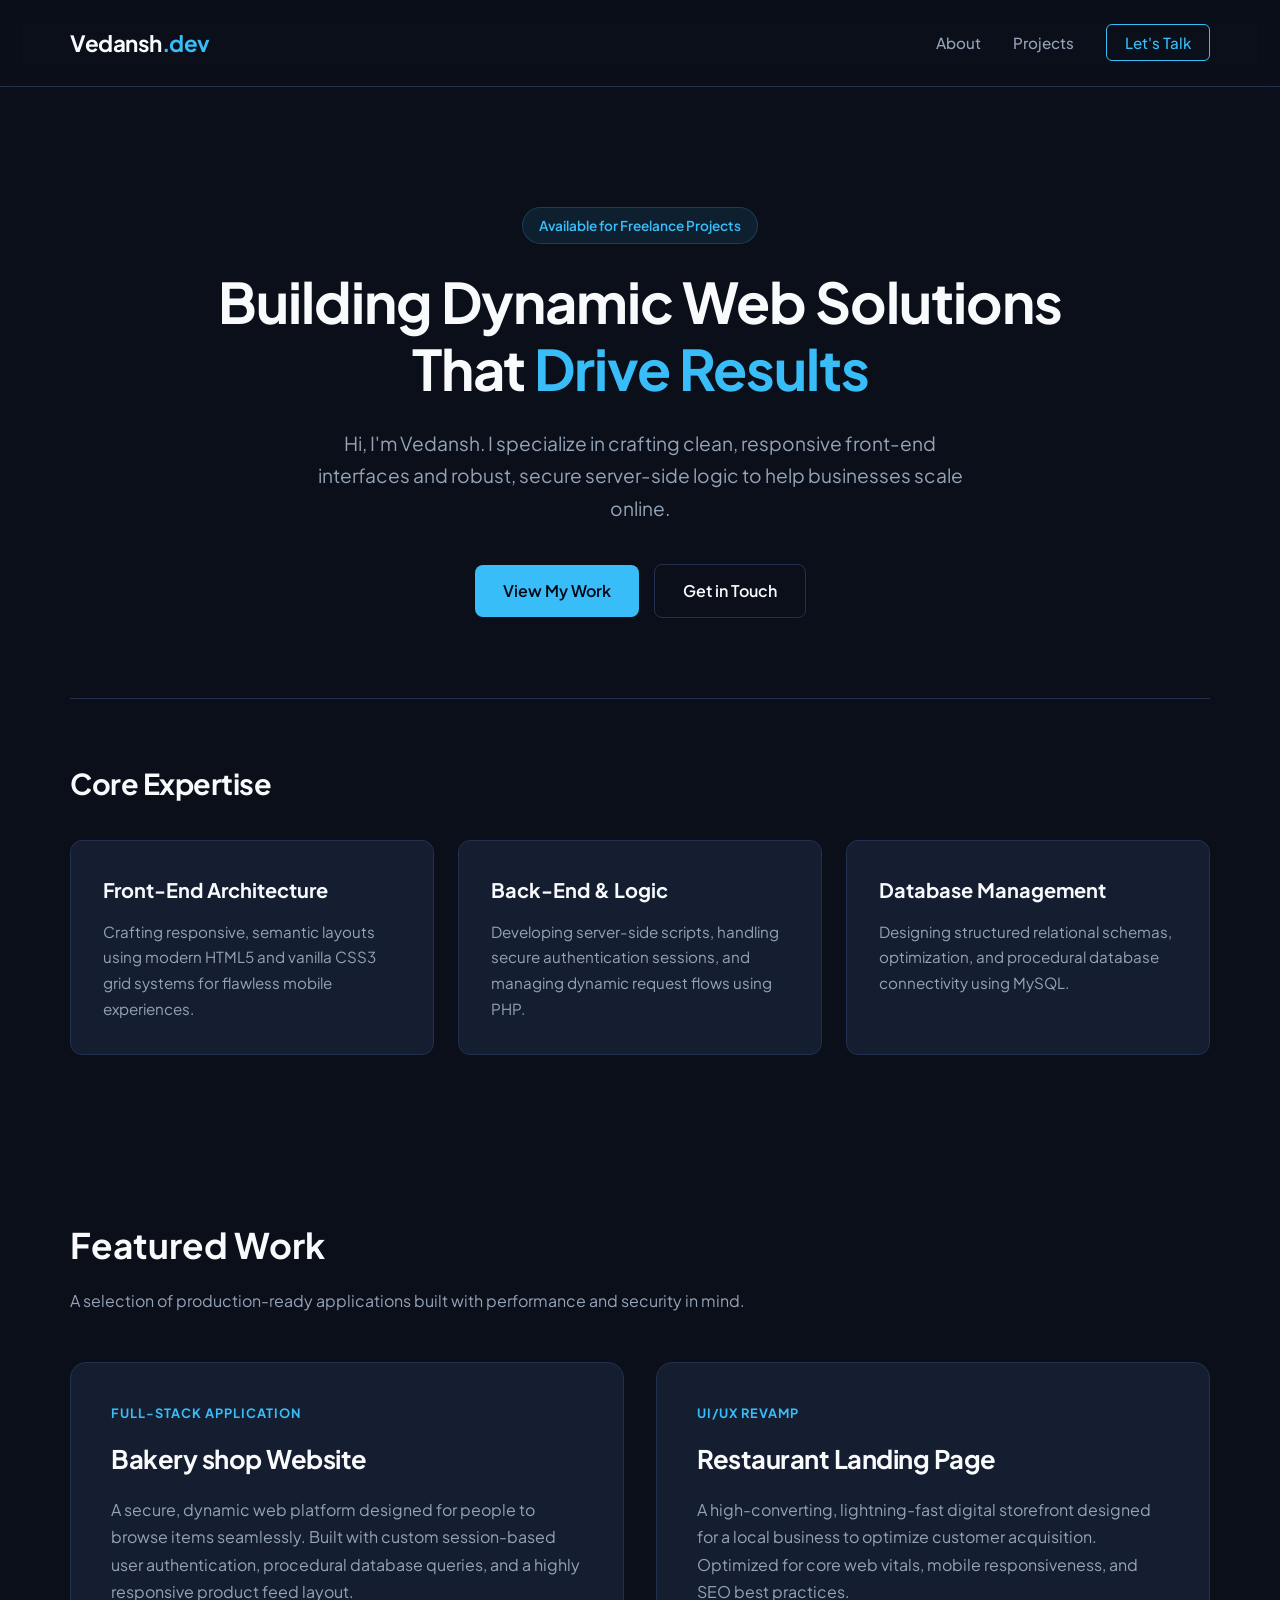
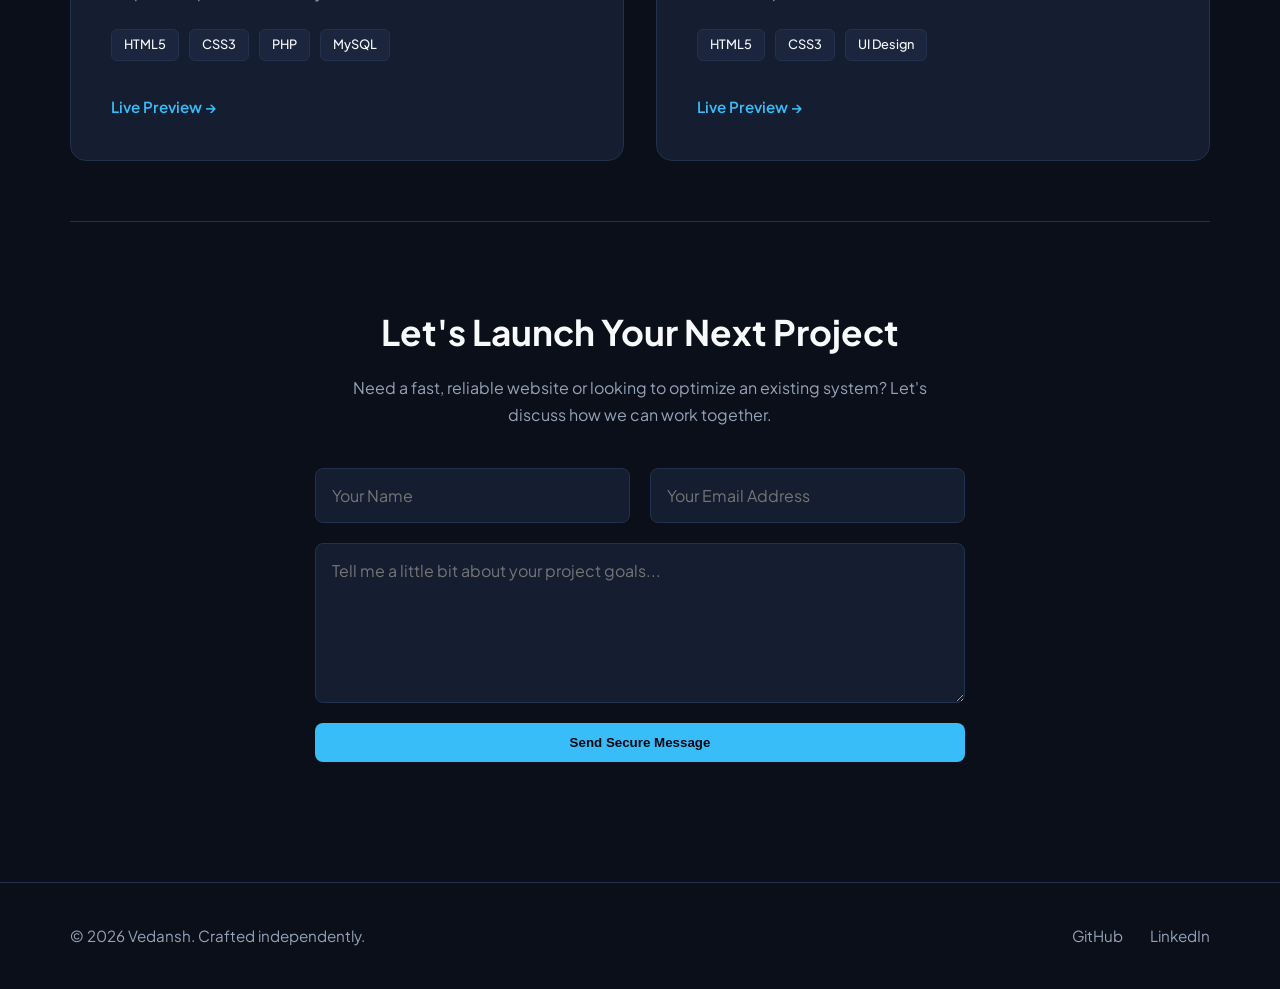
<file: index.html>
<!DOCTYPE html>
<html lang="en">
<head>
    <meta charset="UTF-8">
    <meta name="viewport" content="width=device-width, initial-scale=1.0">
    <title>Vedansh | Full-Stack Web Developer & Freelancer</title>
    <link href="https://fonts.googleapis.com/css2?family=Plus+Jakarta+Sans:wght@400;500;600;700&display=swap" rel="stylesheet">
    <link rel="stylesheet" href="style.css">
</head>
<body>

    <header>
        <nav class="container">
            <div class="logo">Vedansh<span>.dev</span></div>
            <ul class="nav-links">
                <li><a href="#about">About</a></li>
                <li><a href="#projects">Projects</a></li>
                <li><a href="#contact" class="btn-sm">Let's Talk</a></li>
            </ul>
        </nav>
    </header>

    <section class="hero container">
        <div class="hero-badge">Available for Freelance Projects</div>
        <h1>Building Dynamic Web Solutions That <span>Drive Results</span></h1>
        <p>Hi, I'm Vedansh. I specialize in crafting clean, responsive front-end interfaces and robust, secure server-side logic to help businesses scale online.</p>
        <div class="hero-cta">
            <a href="#projects" class="btn">View My Work</a>
            <a href="#contact" class="btn btn-secondary">Get in Touch</a>
        </div>
    </section>

    <section id="about" class="skills-section container">
        <h2>Core Expertise</h2>
        <div class="skills-grid">
            <div class="skill-card">
                <h3>Front-End Architecture</h3>
                <p>Crafting responsive, semantic layouts using modern HTML5 and vanilla CSS3 grid systems for flawless mobile experiences.</p>
            </div>
            <div class="skill-card">
                <h3>Back-End & Logic</h3>
                <p>Developing server-side scripts, handling secure authentication sessions, and managing dynamic request flows using PHP.</p>
            </div>
            <div class="skill-card">
                <h3>Database Management</h3>
                <p>Designing structured relational schemas, optimization, and procedural database connectivity using MySQL.</p>
            </div>
        </div>
    </section>

    <section id="projects" class="projects container">
        <div class="section-header">
            <h2>Featured Work</h2>
            <p>A selection of production-ready applications built with performance and security in mind.</p>
        </div>
        
        <div class="project-grid">
            <div class="project-card">
                <div class="project-info">
                    <span class="project-tag">Full-Stack Application</span>
                    <h3>Bakery shop Website</h3>
                    <p>A secure, dynamic web platform designed for people to browse items seamlessly. Built with custom session-based user authentication, procedural database queries, and a highly responsive product feed layout.</p>
                    <div class="tech-stack">
                        <span>HTML5</span><span>CSS3</span><span>PHP</span><span>MySQL</span>
                    </div>
                    <div class="project-links">
                       <a href="https://vedanshnain.github.io/Bakery/" target="_blank" class="live-link">Live Preview &rarr;</a>
                    </div>
                </div>
            </div>

            <div class="project-card">
                <div class="project-info">
                    <span class="project-tag">UI/UX Revamp</span>
                    <h3>Restaurant Landing Page</h3>
                    <p>A high-converting, lightning-fast digital storefront designed for a local business to optimize customer acquisition. Optimized for core web vitals, mobile responsiveness, and SEO best practices.</p>
                    <div class="tech-stack">
                        <span>HTML5</span><span>CSS3</span><span>UI Design</span>
                    </div>
                    <div class="project-links">
                        <a href="https://vedanshnain.github.io/Restaurant/" target="_blank" class="live-link">Live Preview &rarr;</a>
                    </div>
                </div>
            </div>
        </div>
    </section>

    <section id="contact" class="contact container">
        <h2>Let's Launch Your Next Project</h2>
        <p>Need a fast, reliable website or looking to optimize an existing system? Let's discuss how we can work together.</p>
        
        <form action="https://formspree.io/f/your-id-here" method="POST" class="contact-form">
            <div class="form-row">
                <input type="text" name="name" placeholder="Your Name" required>
                <input type="email" name="email" placeholder="Your Email Address" required>
            </div>
            <textarea name="message" rows="6" placeholder="Tell me a little bit about your project goals..." required></textarea>
            <button type="submit" class="btn">Send Secure Message</button>
        </form>
    </section>

    <footer>
        <div class="container footer-content">
            <p>&copy; 2026 Vedansh. Crafted independently.</p>
            <div class="footer-links">
                <a href="#" target="_blank">GitHub</a>
                <a href="#" target="_blank">LinkedIn</a>
            </div>
        </div>
    </footer>

</body>
</html>
</file>
<file: style.css>
/* Premium Minimalist Reset & System Typography */
* {
    margin: 0;
    padding: 0;
    box-sizing: border-box;
}

:root {
    --bg-main: #0B0F19;
    --bg-card: #151D30;
    --accent: #38BDF8;
    --accent-hover: #0EA5E9;
    --text-primary: #F8FAFC;
    --text-secondary: #94A3B8;
    --border-color: #22314D;
}

body {
    font-family: 'Plus Jakarta Sans', sans-serif;
    background-color: var(--bg-main);
    color: var(--text-primary);
    line-height: 1.7;
    scroll-behavior: smooth;
    -webkit-font-smoothing: antialiased;
}

.container {
    width: 90%;
    max-width: 1140px;
    margin: 0 auto;
}

/* Header & Structural Navigation */
header {
    padding: 24px 0;
    border-bottom: 1px solid var(--border-color);
    position: sticky;
    top: 0;
    background-color: rgba(11, 15, 25, 0.8);
    backdrop-filter: blur(12px);
    z-index: 100;
}

nav {
    display: flex;
    justify-content: space-between;
    align-items: center;
}

.logo {
    font-size: 1.4rem;
    font-weight: 700;
    letter-spacing: -0.5px;
}

.logo span {
    color: var(--accent);
}

.nav-links {
    display: flex;
    align-items: center;
    gap: 32px;
    list-style: none;
}

.nav-links a {
    color: var(--text-secondary);
    text-decoration: none;
    font-weight: 500;
    font-size: 0.95rem;
    transition: color 0.2s ease;
}

.nav-links a:hover {
    color: var(--text-primary);
}

/* UI Action Buttons */
.btn {
    display: inline-block;
    background-color: var(--accent);
    color: #030712;
    padding: 12px 28px;
    font-weight: 600;
    text-decoration: none;
    border-radius: 8px;
    transition: background-color 0.2s ease, transform 0.2s ease;
    border: none;
    cursor: pointer;
}

.btn:hover {
    background-color: var(--accent-hover);
}

.btn-secondary {
    background-color: transparent;
    color: var(--text-primary);
    border: 1px solid var(--border-color);
    margin-left: 12px;
}

.btn-secondary:hover {
    background-color: rgba(255, 255, 255, 0.05);
}

.btn-sm {
    border: 1px solid var(--accent);
    color: var(--accent) !important;
    padding: 8px 18px;
    border-radius: 6px;
}

.btn-sm:hover {
    background-color: var(--accent);
    color: #030712 !important;
}

/* Modern Hero Section layout */
.hero {
    padding: 120px 0 80px;
    text-align: center;
}

.hero-badge {
    display: inline-block;
    background-color: rgba(56, 189, 248, 0.1);
    color: var(--accent);
    padding: 6px 16px;
    border-radius: 100px;
    font-size: 0.85rem;
    font-weight: 600;
    margin-bottom: 24px;
    border: 1px solid rgba(56, 189, 248, 0.2);
}

.hero h1 {
    font-size: 3.5rem;
    font-weight: 700;
    line-height: 1.2;
    letter-spacing: -1px;
    max-width: 850px;
    margin: 0 auto 24px;
}

.hero h1 span {
    color: var(--accent);
}

.hero p {
    font-size: 1.2rem;
    color: var(--text-secondary);
    max-width: 680px;
    margin: 0 auto 40px;
}

/* Core Expertise / Skills Grid */
.skills-section {
    padding: 60px 0;
    border-top: 1px solid var(--border-color);
}

.skills-section h2 {
    font-size: 1.8rem;
    margin-bottom: 32px;
    letter-spacing: -0.5px;
}

.skills-grid {
    display: grid;
    grid-template-columns: repeat(auto-fit, minmax(300px, 1fr));
    gap: 24px;
}

.skill-card {
    background-color: var(--bg-card);
    border: 1px solid var(--border-color);
    padding: 32px;
    border-radius: 12px;
}

.skill-card h3 {
    font-size: 1.25rem;
    margin-bottom: 12px;
}

.skill-card p {
    color: var(--text-secondary);
    font-size: 0.95rem;
}

/* Projects Showcase Section Layout */
.projects {
    padding: 100px 0 60px;
}

.section-header {
    margin-bottom: 48px;
}

.section-header h2 {
    font-size: 2.2rem;
    margin-bottom: 12px;
}

.section-header p {
    color: var(--text-secondary);
}

.project-grid {
    display: grid;
    grid-template-columns: repeat(auto-fit, minmax(450px, 1fr));
    gap: 32px;
}

.project-card {
    background-color: var(--bg-card);
    border: 1px solid var(--border-color);
    border-radius: 16px;
    overflow: hidden;
    transition: transform 0.2s ease, border-color 0.2s ease;
}

.project-card:hover {
    transform: translateY(-4px);
    border-color: rgba(56, 189, 248, 0.4);
}

.project-info {
    padding: 40px;
}

.project-tag {
    color: var(--accent);
    font-size: 0.8rem;
    font-weight: 700;
    text-transform: uppercase;
    letter-spacing: 1px;
    display: block;
    margin-bottom: 12px;
}

.project-info h3 {
    font-size: 1.6rem;
    margin-bottom: 16px;
    letter-spacing: -0.5px;
}

.project-info p {
    color: var(--text-secondary);
    font-size: 1rem;
    margin-bottom: 24px;
}

.tech-stack {
    display: flex;
    gap: 10px;
    flex-wrap: wrap;
    margin-bottom: 32px;
}

.tech-stack span {
    background-color: rgba(34, 49, 77, 0.5);
    border: 1px solid var(--border-color);
    padding: 4px 12px;
    border-radius: 6px;
    font-size: 0.8rem;
    font-weight: 500;
    color: var(--text-primary);
}

.project-links a {
    color: var(--accent);
    text-decoration: none;
    font-weight: 600;
    font-size: 0.95rem;
}

.project-links a:hover {
    text-decoration: underline;
}

/* Contact Form Segment Layout */
.contact {
    padding: 80px 0 120px;
    text-align: center;
    border-top: 1px solid var(--border-color);
}

.contact h2 {
    font-size: 2.2rem;
    margin-bottom: 12px;
}

.contact p {
    color: var(--text-secondary);
    max-width: 600px;
    margin: 0 auto 40px;
}

.contact-form {
    max-width: 650px;
    margin: 0 auto;
    display: flex;
    flex-direction: column;
    gap: 20px;
}

.form-row {
    display: flex;
    gap: 20px;
}

.contact-form input, .contact-form textarea {
    width: 100%;
    background-color: var(--bg-card);
    border: 1px solid var(--border-color);
    padding: 16px;
    color: var(--text-primary);
    border-radius: 8px;
    font-family: inherit;
    font-size: 1rem;
    transition: border-color 0.2s ease;
}

.contact-form input:focus, .contact-form textarea:focus {
    outline: none;
    border-color: var(--accent);
}

/* Structural Footer Layout */
footer {
    border-top: 1px solid var(--border-color);
    padding: 40px 0;
    color: var(--text-secondary);
    font-size: 0.95rem;
}

.footer-content {
    display: flex;
    justify-content: space-between;
    align-items: center;
}

.footer-links a {
    color: var(--text-secondary);
    text-decoration: none;
    margin-left: 24px;
    transition: color 0.2s ease;
}

.footer-links a:hover {
    color: var(--text-primary);
}

/* Adaptive Breakpoints for Mobile View */
@media (max-width: 768px) {
    .hero h1 { font-size: 2.4rem; }
    .project-grid { grid-template-columns: 1fr; }
    .form-row { flex-direction: column; gap: 20px; }
    .footer-content { flex-direction: column; gap: 16px; text-align: center; }
}
</file>
